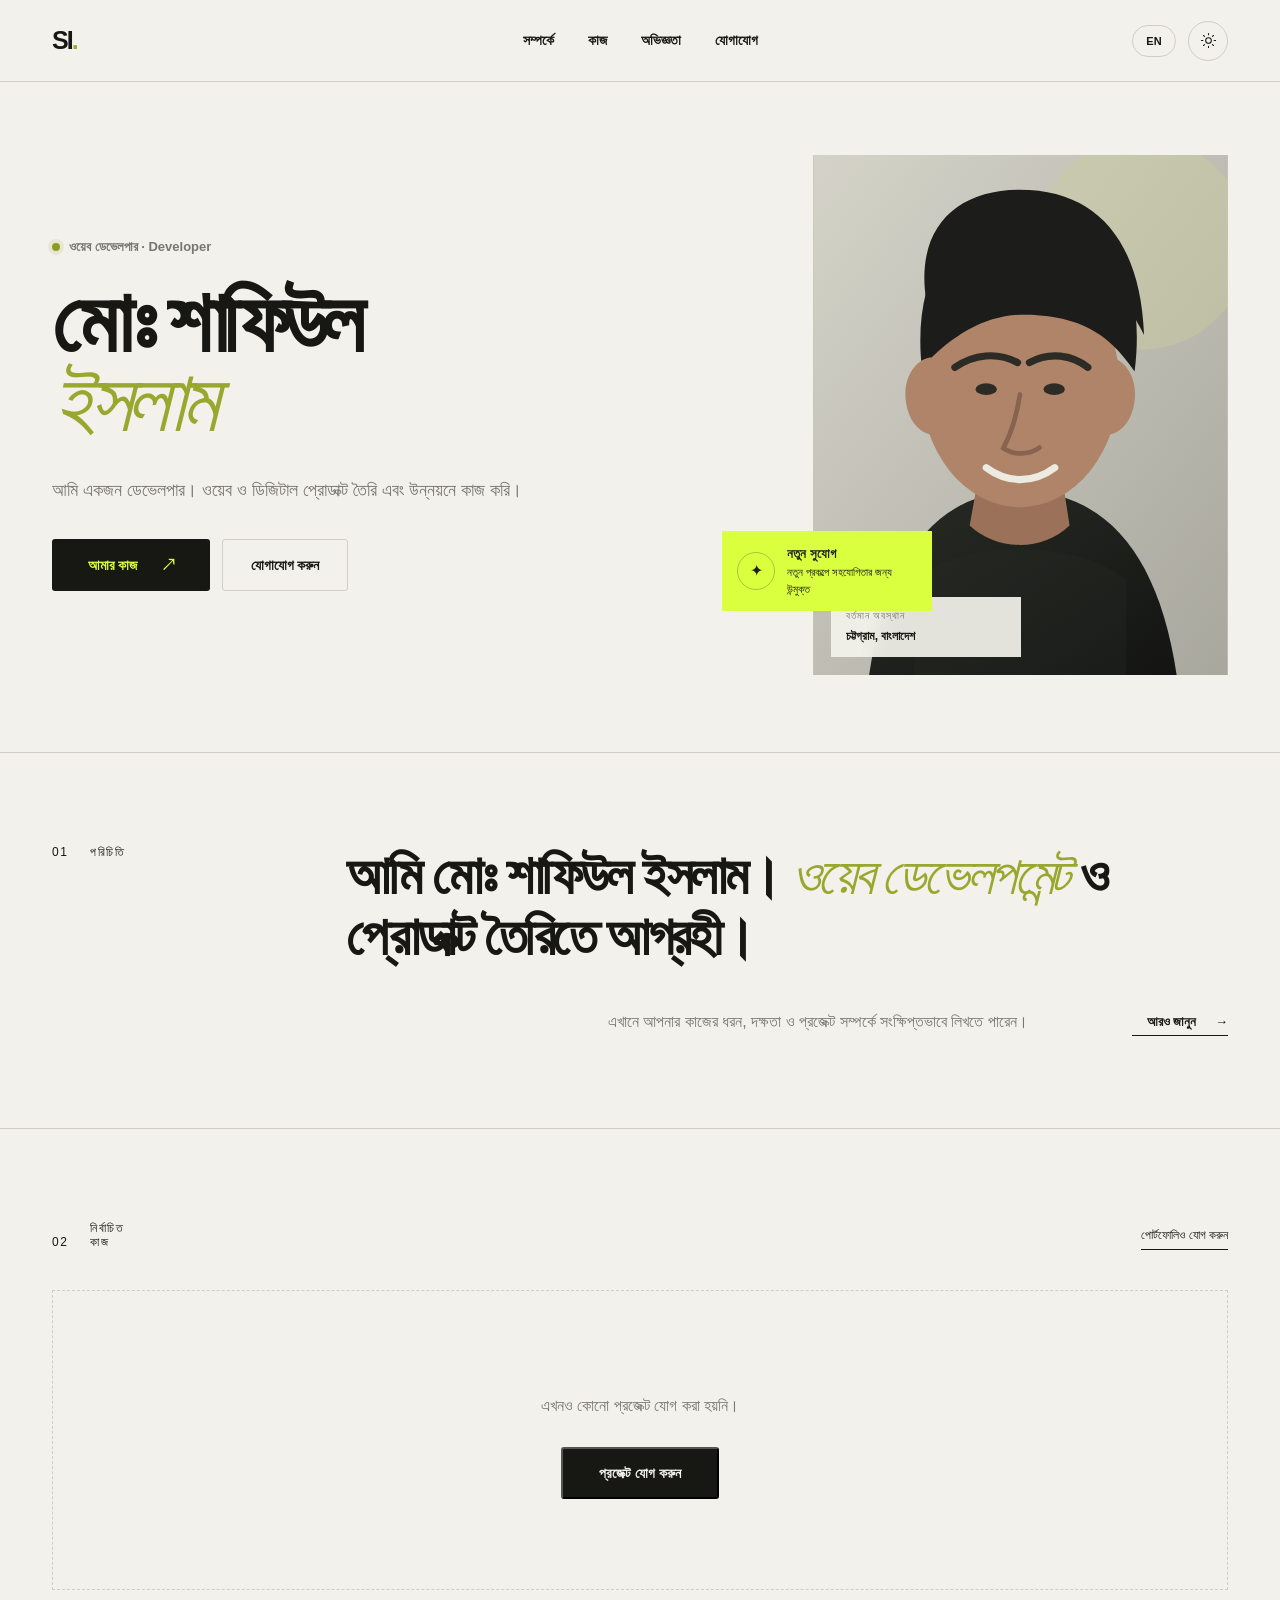
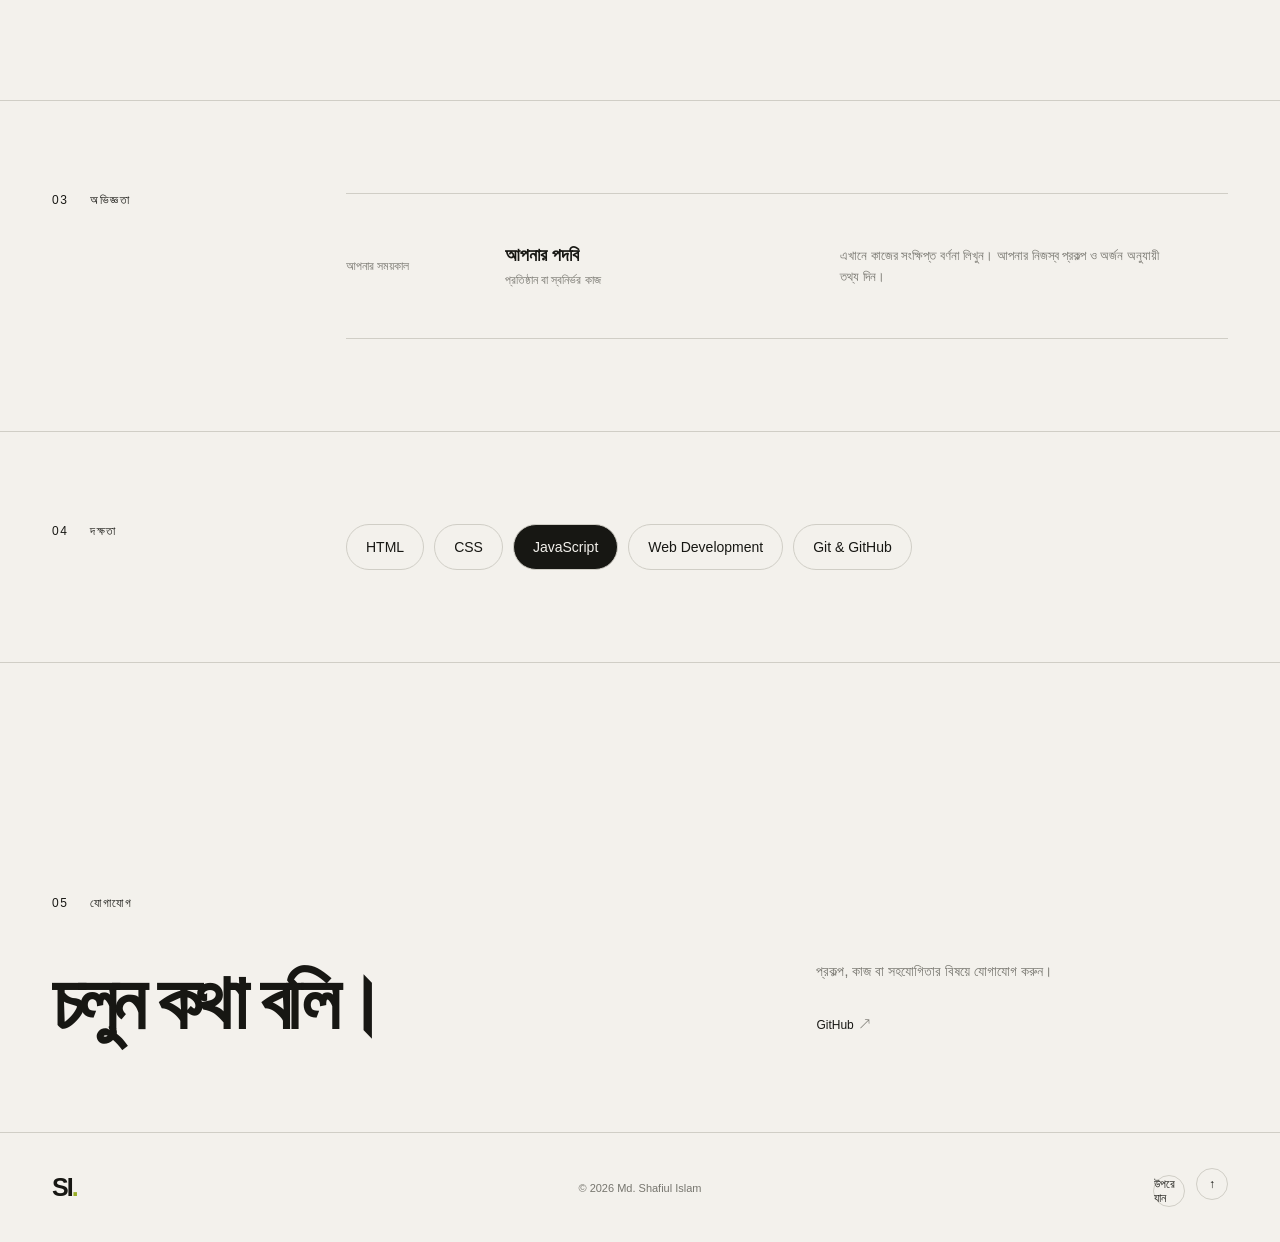
<file: index.html>
<!doctype html>
<html lang="bn">
<head>
  <meta charset="UTF-8">
  <meta name="viewport" content="width=device-width, initial-scale=1.0">
  <meta name="description" content="মোঃ শাফিউল ইসলামের ব্যক্তিগত ওয়েবসাইট ও প্রজেক্ট।">
  <meta property="og:title" content="মোঃ শাফিউল ইসলাম">
  <meta property="og:description" content="Developer — মোঃ শাফিউল ইসলাম">
  <meta property="og:type" content="website">
  <meta name="theme-color" content="#f4f2ed">
  <title>মোঃ শাফিউল ইসলাম | Developer</title>
  <link rel="stylesheet" href="style.css">
</head>
<body>
  <header class="site-header">
    <a class="brand" href="#home" aria-label="হোম">SI<span>.</span></a>
    <button class="menu-toggle" type="button" aria-label="মেনু খুলুন" aria-expanded="false">
      <span></span><span></span>
    </button>
    <nav class="nav" aria-label="প্রধান নেভিগেশন">
      <a href="#about" data-i18n="navAbout">সম্পর্কে</a>
      <a href="#work" data-i18n="navWork">কাজ</a>
      <a href="#experience" data-i18n="navExperience">অভিজ্ঞতা</a>
      <a href="#contact" data-i18n="navContact">যোগাযোগ</a>
    </nav>
    <button class="language-toggle" type="button" aria-label="Change language">EN</button>
    <button class="theme-toggle" type="button" aria-label="ডার্ক মোড চালু করুন">
      <svg class="sun" viewBox="0 0 24 24" aria-hidden="true"><circle cx="12" cy="12" r="4"/><path d="M12 2v2M12 20v2M4.93 4.93l1.42 1.42M17.65 17.65l1.42 1.42M2 12h2M20 12h2M4.93 19.07l1.42-1.42M17.65 6.35l1.42-1.42"/></svg>
    </button>
  </header>

  <main>
    <section class="hero" id="home">
      <div class="hero-copy">
        <p class="eyebrow"><span class="status-dot"></span><span data-i18n="eyebrow">ওয়েব ডেভেলপার · Developer</span></p>
        <h1 data-i18n="heroTitle">মোঃ শাফিউল<br><em>ইসলাম</em></h1>
        <p class="hero-text" data-i18n="heroText">আমি একজন ডেভেলপার। ওয়েব ও ডিজিটাল প্রোডাক্ট তৈরি এবং উন্নয়নে কাজ করি।</p>
        <div class="hero-actions">
          <a class="button button-primary" href="#work"><span data-i18n="viewWork">আমার কাজ</span> <span>↗</span></a>
          <a class="button button-secondary" href="#contact" data-i18n="contactMe">যোগাযোগ করুন</a>
        </div>
      </div>

      <div class="hero-visual" aria-label="শফিউল ইসলাম">
        <div class="portrait-wrap">
          <img src="portrait.svg" alt="শফিউল ইসলাম" fetchpriority="high">
          <div class="portrait-label">
            <span>বর্তমান অবস্থান</span>
            <strong>চট্টগ্রাম, বাংলাদেশ</strong>
          </div>
        </div>
        <div class="availability-card">
          <span class="availability-icon">✦</span>
          <p><strong>নতুন সুযোগ</strong><br>নতুন প্রকল্পে সহযোগিতার জন্য উন্মুক্ত</p>
        </div>
      </div>
    </section>

    <section class="intro strip" id="about">
      <div class="section-label"><span>01</span><span data-i18n="sectionAbout">পরিচিতি</span></div>
      <div class="intro-copy">
        <h2 data-i18n="aboutHeading">আমি মোঃ শাফিউল ইসলাম। <em>ওয়েব ডেভেলপমেন্ট</em> ও প্রোডাক্ট তৈরিতে আগ্রহী।</h2>
        <div class="intro-details">
          <p data-i18n="aboutText">এখানে আমার কাজের ধরন, দক্ষতা ও প্রজেক্ট সম্পর্কে সংক্ষিপ্তভাবে লিখতে পারেন।</p>
          <a class="text-link" href="#experience"><span data-i18n="learnMore">আরও জানুন</span> <span>→</span></a>
        </div>
      </div>
    </section>

    <section class="work strip" id="work">
      <div class="section-heading">
        <div class="section-label"><span>02</span><span data-i18n="sectionWork">নির্বাচিত কাজ</span></div>
        <button class="manage-projects" type="button" id="manageProjects" data-i18n="manageProjects">পোর্টফোলিও যোগ করুন</button>
      </div>
      <div class="project-grid" id="projectGrid"></div>
      <div class="empty-projects" id="emptyProjects">
        <p data-i18n="emptyProjects">এখনও কোনো প্রজেক্ট যোগ করা হয়নি।</p>
        <button type="button" class="button button-primary" id="addFirstProject" data-i18n="addProject">প্রজেক্ট যোগ করুন</button>
      </div>
    </section>

    <section class="experience strip" id="experience">
      <div class="section-label"><span>03</span><span data-i18n="sectionExperience">অভিজ্ঞতা</span></div>
      <div class="experience-list">
        <article>
          <p class="period" data-i18n="experiencePeriod">আপনার সময়কাল</p>
          <div><h3 data-i18n="experienceRole">আপনার পদবি</h3><p data-i18n="experienceOrg">প্রতিষ্ঠান বা স্বনির্ভর কাজ</p></div>
          <p class="detail" data-i18n="experienceDetail">এখানে কাজের সংক্ষিপ্ত বর্ণনা লিখুন। আপনার নিজস্ব প্রকল্প ও অর্জন অনুযায়ী তথ্য দিন।</p>
        </article>
      </div>
    </section>

    <section class="skills strip">
      <div class="section-label"><span>04</span><span data-i18n="sectionSkills">দক্ষতা</span></div>
      <div class="skill-cloud" aria-label="দক্ষতার তালিকা">
        <span>HTML</span>
        <span>CSS</span>
        <span>JavaScript</span>
        <span>Web Development</span>
        <span>Git & GitHub</span>
      </div>
    </section>

    <section class="contact strip" id="contact">
      <div class="contact-copy">
        <p class="section-label"><span>05</span><span data-i18n="sectionContact">যোগাযোগ</span></p>
        <h2 data-i18n="contactHeading">চলুন কথা বলি।</h2>
      </div>
      <div class="contact-side">
        <p data-i18n="contactText">প্রকল্প, কাজ বা সহযোগিতার বিষয়ে যোগাযোগ করুন।</p>
        <div class="social-links">
          <a href="https://github.com/shafiul-eng" target="_blank" rel="noreferrer">GitHub <span>↗</span></a>
        </div>
      </div>
    </section>
  </main>

  <footer>
    <a class="brand" href="#home">SI<span>.</span></a>
    <p>© 2026 Md. Shafiul Islam</p>
    <a class="back-to-top" href="#home"><span data-i18n="backTop">উপরে যান</span> <span>↑</span></a>
  </footer>

  <dialog class="project-dialog" id="projectDialog">
    <form id="projectForm" novalidate>
      <div class="dialog-header">
        <div>
          <p class="dialog-kicker" data-i18n="portfolioManager">পোর্টফোলিও ম্যানেজার</p>
          <h2 data-i18n="addProject">প্রজেক্ট যোগ করুন</h2>
        </div>
        <button type="button" class="dialog-close" id="closeDialog" aria-label="বন্ধ করুন">×</button>
      </div>
      <div class="form-grid">
        <label><span data-i18n="projectTitle">প্রজেক্টের নাম</span><input name="title" required maxlength="80"></label>
        <label><span data-i18n="projectCategory">ক্যাটাগরি</span><input name="category" maxlength="80"></label>
        <label class="full"><span data-i18n="projectDescription">সংক্ষিপ্ত বিবরণ</span><textarea name="description" rows="4" maxlength="400"></textarea></label>
        <label class="full"><span data-i18n="projectUrl">লাইভ লিংক বা GitHub URL</span><input name="url" type="url" placeholder="https://"></label>
        <label class="full upload-field"><span data-i18n="projectImage">প্রজেক্টের ছবি</span><input name="image" type="file" accept="image/png,image/jpeg,image/webp"></label>
      </div>
      <p class="form-error" id="formError" role="alert"></p>
      <div class="dialog-actions">
        <button type="button" class="button button-secondary" id="exportProjects" data-i18n="exportProjects">Export JSON</button>
        <label class="button button-secondary import-button"><span data-i18n="importProjects">Import JSON</span><input id="importProjects" type="file" accept=".json,application/json"></label>
        <button type="submit" class="button button-primary" data-i18n="saveProject">সেভ করুন</button>
      </div>
    </form>
  </dialog>

  <script src="script.js"></script>
</body>
</html>
</file>
<file: style.css>
:root {
  --bg: #f3f1ec;
  --surface: #e9e6de;
  --text: #171713;
  --muted: #77766f;
  --line: #d0cec6;
  --accent: #daff3f;
  --accent-dark: #20221a;
  --serif: "Noto Serif Bengali", Georgia, serif;
  --sans: "DM Sans", "Manrope", sans-serif;
}

* { box-sizing: border-box; }
[hidden] { display: none !important; }
html { scroll-behavior: smooth; }
body {
  margin: 0;
  background: var(--bg);
  color: var(--text);
  font-family: var(--sans);
  -webkit-font-smoothing: antialiased;
  transition: background .25s, color .25s;
}
body.dark {
  --bg: #171813;
  --surface: #23251e;
  --text: #f1f0e9;
  --muted: #aaa99f;
  --line: #3a3c33;
  --accent-dark: #dbff45;
}
a { color: inherit; text-decoration: none; }
button { font: inherit; }

.site-header {
  height: 82px;
  max-width: 1440px;
  margin: 0 auto;
  padding: 0 52px;
  display: grid;
  grid-template-columns: 1fr auto 1fr;
  align-items: center;
  border-bottom: 1px solid var(--line);
}
.brand { font-family: "Manrope", sans-serif; font-size: 25px; font-weight: 800; letter-spacing: -2px; }
.brand span { color: #98ae25; }
.nav { display: flex; gap: 34px; font-size: 14px; font-weight: 600; }
.nav a { position: relative; }
.nav a::after { content: ""; position: absolute; left: 0; right: 100%; bottom: -7px; height: 1px; background: currentColor; transition: right .2s; }
.nav a:hover::after { right: 0; }
.theme-toggle {
  justify-self: end;
  width: 40px; height: 40px;
  border: 1px solid var(--line); border-radius: 50%;
  background: transparent; color: var(--text);
  display: grid; place-items: center; cursor: pointer;
}
.theme-toggle svg { width: 17px; fill: none; stroke: currentColor; stroke-width: 1.5; stroke-linecap: round; }
.menu-toggle { display: none; }

.hero {
  max-width: 1440px;
  min-height: 670px;
  margin: 0 auto;
  padding: 54px 52px 58px;
  display: grid;
  grid-template-columns: 57% 43%;
  align-items: center;
}
.hero-copy { padding-right: 44px; }
.eyebrow { display: flex; align-items: center; gap: 9px; margin: 0 0 28px; color: var(--muted); font-size: 13px; font-weight: 600; }
.status-dot { width: 8px; height: 8px; border-radius: 50%; background: #8a9e25; box-shadow: 0 0 0 4px rgba(138,158,37,.12); }
.hero h1 {
  margin: 0;
  font-family: "Manrope", sans-serif;
  font-size: clamp(64px, 6.7vw, 104px);
  line-height: .92;
  letter-spacing: -7px;
  font-weight: 600;
}
.hero h1 em, .intro h2 em, .contact h2 em { font-family: var(--serif); font-weight: 500; }
.hero h1 em { color: #98a82e; }
.hero-text { max-width: 530px; margin: 32px 0 34px; color: var(--muted); font-size: 18px; line-height: 1.7; }
.hero-actions { display: flex; gap: 12px; }
.button { height: 52px; padding: 0 22px; border-radius: 3px; display: inline-flex; align-items: center; justify-content: center; gap: 26px; font-size: 14px; font-weight: 700; }
.button-primary { background: var(--text); color: var(--bg); min-width: 158px; }
.button-primary span { color: var(--accent); }
.button-secondary { border: 1px solid var(--line); min-width: 126px; }

.hero-visual { height: 520px; position: relative; }
.portrait-wrap { position: absolute; width: 82%; height: 100%; right: 0; overflow: hidden; background: #c9c4b8; }
.portrait-wrap img { width: 100%; height: 100%; object-fit: cover; object-position: 50% 30%; filter: saturate(.82) contrast(.96); }
.portrait-label { position: absolute; left: 18px; bottom: 18px; width: 190px; padding: 13px 15px; background: rgba(245,243,236,.92); color: #171713; backdrop-filter: blur(8px); }
.portrait-label span { display: block; margin-bottom: 4px; color: #77766f; font-size: 10px; text-transform: uppercase; letter-spacing: 1px; }
.portrait-label strong { font-size: 12px; }
.availability-card { position: absolute; left: 0; bottom: 64px; width: 210px; min-height: 78px; background: var(--accent); color: #20221a; display: flex; align-items: center; gap: 12px; padding: 13px 15px; z-index: 2; }
.availability-icon { width: 38px; height: 38px; flex: 0 0 auto; border: 1px solid rgba(32,34,26,.25); border-radius: 50%; display: grid; place-items: center; }
.availability-card p { margin: 0; font-size: 11px; line-height: 1.55; }
.availability-card strong { font-size: 13px; }

.strip { max-width: 1440px; margin: 0 auto; border-top: 1px solid var(--line); padding: 92px 52px; }
.section-label { color: var(--muted); font-size: 12px; text-transform: uppercase; letter-spacing: 1.5px; }
.section-label span { display: inline-block; width: 38px; color: var(--text); }
.intro { display: grid; grid-template-columns: 25% 75%; }
.intro-copy h2 { max-width: 900px; margin: 0; font-family: "Manrope", sans-serif; font-size: clamp(38px, 4.2vw, 62px); line-height: 1.12; letter-spacing: -3px; }
.intro-copy h2 em { color: #98a82e; }
.intro-details { max-width: 620px; margin: 42px 0 0 auto; display: grid; grid-template-columns: 1fr auto; gap: 40px; align-items: end; }
.intro-details p { margin: 0; color: var(--muted); line-height: 1.75; }
.text-link { font-size: 13px; font-weight: 700; white-space: nowrap; border-bottom: 1px solid var(--text); padding-bottom: 5px; }
.text-link span { margin-left: 15px; }

.work { padding-bottom: 110px; }
.section-heading { display: flex; justify-content: space-between; margin-bottom: 40px; }
.section-heading p { margin: 0; color: var(--muted); font-size: 12px; }
.project-grid { display: grid; grid-template-columns: 1fr 1fr; gap: 64px 24px; }
.project-featured { grid-column: 1 / -1; }
.project-image { height: 390px; display: block; position: relative; overflow: hidden; background: var(--surface); }
.project-featured .project-image { height: 560px; }
.project-arrow { position: absolute; right: 18px; top: 18px; width: 44px; height: 44px; border-radius: 50%; background: var(--bg); display: grid; place-items: center; opacity: 0; transform: translateY(8px); transition: .25s; }
.project-image:hover .project-arrow { opacity: 1; transform: none; }
.project-meta { display: flex; justify-content: space-between; align-items: flex-end; padding-top: 16px; }
.project-meta p { margin: 0 0 5px; color: var(--muted); font-size: 11px; text-transform: uppercase; letter-spacing: .7px; }
.project-meta h3 { margin: 0; font-family: "Manrope", sans-serif; font-size: 23px; }
.project-result { text-align: right; text-transform: none !important; letter-spacing: 0 !important; }
.project-result strong { display: block; color: var(--text); font-size: 18px; }

.mockup { width: 100%; height: 100%; }
.mockup-finova { display: grid; grid-template-columns: 18% 82%; padding: 70px 100px 0; background: #d8e4df; }
.mockup-sidebar { background: #19261f; border-radius: 12px 0 0 0; padding: 30px 20px; display: flex; flex-direction: column; gap: 22px; }
.mockup-sidebar span { width: 28px; height: 28px; border-radius: 50%; background: #d8e4df; margin-bottom: 28px; }
.mockup-sidebar i { width: 70%; height: 5px; border-radius: 4px; background: #66736d; }
.mockup-main { background: #f6f7f4; border-radius: 0 12px 0 0; padding: 26px 32px; }
.mockup-top { height: 44px; display: flex; justify-content: space-between; border-bottom: 1px solid #ddd; font-size: 12px; }
.balance-card { margin-top: 30px; width: 62%; height: 210px; background: #fff; border: 1px solid #e5e7e2; border-radius: 8px; padding: 24px; }
.balance-card small { display: block; color: #777; }
.balance-card strong { display: block; margin-top: 8px; font-size: 24px; }
.mini-chart { height: 105px; display: flex; align-items: end; gap: 9px; border-bottom: 1px solid #ddd; }
.mini-chart i { flex: 1; background: #91a99d; border-radius: 4px 4px 0 0; }
.mini-chart i:nth-child(1){height:30%}.mini-chart i:nth-child(2){height:52%}.mini-chart i:nth-child(3){height:42%}.mini-chart i:nth-child(4){height:75%}.mini-chart i:nth-child(5){height:60%}.mini-chart i:nth-child(6){height:88%}
.mockup-nexus { background: #20245b; color: #d6d99d; padding: 28px; }
.nexus-nav { display:flex; justify-content:space-between; border-bottom:1px solid rgba(255,255,255,.18); padding-bottom:18px; font-size:10px; }
.nexus-nav i { width:25px;height:25px;border:1px solid rgba(255,255,255,.25);border-radius:50%;display:inline-grid;place-items:center;font-style:normal; }
.nexus-content { position:relative;height:calc(100% - 44px); padding:55px 32px; font-family:"Manrope",sans-serif; }
.nexus-content small { display:block;letter-spacing:2px;margin-bottom:12px; }
.nexus-content strong { font-size:52px;line-height:.95;letter-spacing:-3px; }
.nexus-orb { position:absolute;width:210px;height:210px;border-radius:50%;right:8%;bottom:-15%;background:linear-gradient(135deg,#f5b0a6,#f3f17d);box-shadow:0 0 60px rgba(245,176,166,.25); }
.mockup-ora { background: #c8d2ef; display:flex; align-items:center; justify-content:center; gap:30px; }
.ora-phone { width:180px;height:330px;border:7px solid #151515;border-radius:34px;background:linear-gradient(#7a9bba,#eac7b1);box-shadow:0 25px 40px rgba(40,50,70,.25);padding:45px 18px 18px;color:#fff;position:relative; }
.phone-speaker { position:absolute;top:13px;left:62px;width:50px;height:5px;border-radius:5px;background:#1b1b1b; }
.ora-phone small{display:block;font-size:10px}.ora-phone strong{font-size:58px}.ora-phone sup{font-size:20px}.ora-forecast{position:absolute;bottom:20px;left:18px;right:18px;height:75px;display:flex;gap:8px}.ora-forecast i{flex:1;border-radius:14px;background:rgba(255,255,255,.25)}
.ora-copy { font-size:11px;letter-spacing:2px;line-height:1.8 }.ora-copy b{display:block;margin-top:8px;font-size:21px;letter-spacing:-1px }

.experience { display: grid; grid-template-columns: 25% 75%; }
.experience-list { border-top: 1px solid var(--line); }
.experience-list article { min-height: 145px; display: grid; grid-template-columns: 18% 38% 44%; align-items: center; border-bottom: 1px solid var(--line); }
.experience-list .period { color: var(--muted); font-size: 12px; }
.experience-list h3 { margin: 0 0 7px; font-family: "Manrope", sans-serif; font-size: 18px; }
.experience-list div p { margin: 0; color: var(--muted); font-size: 12px; }
.experience-list .detail { max-width: 330px; margin: 0; color: var(--muted); line-height: 1.65; font-size: 13px; }

.skills { display: grid; grid-template-columns: 25% 75%; }
.skill-cloud { display:flex; flex-wrap:wrap; gap:10px; }
.skill-cloud span { border:1px solid var(--line); border-radius:30px; padding:14px 19px; font-size:14px; }
.skill-cloud span:nth-child(3n) { background:var(--text);color:var(--bg); }

.contact { min-height: 470px; display:grid;grid-template-columns:65% 35%;align-items:end; }
.contact h2 { margin:55px 0 0;font-family:"Manrope",sans-serif;font-size:clamp(52px,6vw,84px);line-height:.98;letter-spacing:-5px; }
.contact h2 em { color:#98a82e; }
.contact-side { padding-bottom:8px; }
.contact-side > p { max-width:390px;color:var(--muted);line-height:1.7;font-size:14px;margin:0 0 35px; }
.email-link { display:flex;justify-content:space-between;align-items:center;border-bottom:1px solid var(--text);padding:14px 0 16px;font-size:20px;font-weight:600 }
.email-link b { width:38px;height:38px;border:1px solid var(--line);border-radius:50%;display:grid;place-items:center;font-size:16px }
.social-links { display:flex;gap:22px;margin-top:26px;font-size:12px }
.social-links span { color:var(--muted);margin-left:3px }

footer { max-width:1440px;height:110px;margin:0 auto;padding:0 52px;border-top:1px solid var(--line);display:grid;grid-template-columns:1fr auto 1fr;align-items:center }
footer p { color:var(--muted);font-size:11px }
.back-to-top { justify-self:end;font-size:12px }.back-to-top span{display:inline-grid;place-items:center;width:32px;height:32px;margin-left:8px;border:1px solid var(--line);border-radius:50% }

.language-toggle {
  position: absolute;
  right: 104px;
  width: 44px;
  height: 32px;
  border: 1px solid var(--line);
  border-radius: 20px;
  background: transparent;
  color: var(--text);
  font-size: 11px;
  font-weight: 700;
  cursor: pointer;
}
.manage-projects {
  border: 0;
  border-bottom: 1px solid var(--text);
  background: transparent;
  color: var(--text);
  padding: 7px 0;
  font-size: 12px;
  cursor: pointer;
}
.empty-projects {
  min-height: 300px;
  border: 1px dashed var(--line);
  display: grid;
  place-content: center;
  justify-items: center;
  gap: 16px;
  color: var(--muted);
  text-align: center;
}
.project-upload {
  background: var(--surface);
}
.project-upload img {
  width: 100%;
  height: 100%;
  object-fit: cover;
}
.project-placeholder {
  width: 100%;
  height: 100%;
  display: grid;
  place-items: center;
  background:
    linear-gradient(135deg, transparent 48%, rgba(255,255,255,.12) 49%, rgba(255,255,255,.12) 51%, transparent 52%),
    var(--surface);
}
.project-placeholder span {
  width: 110px;
  height: 110px;
  border: 1px solid var(--line);
  border-radius: 50%;
  display: grid;
  place-items: center;
  font-size: 28px;
  font-weight: 800;
  letter-spacing: -3px;
}
.delete-project {
  border: 0;
  background: transparent;
  color: var(--muted);
  font-size: 11px;
  cursor: pointer;
  text-decoration: underline;
  text-underline-offset: 4px;
}
.project-description {
  max-width: 600px;
  margin: 12px 0 0;
  color: var(--muted);
  line-height: 1.65;
  font-size: 14px;
}
.project-dialog {
  width: min(680px, calc(100% - 32px));
  border: 1px solid var(--line);
  border-radius: 6px;
  background: var(--bg);
  color: var(--text);
  padding: 0;
  box-shadow: 0 24px 80px rgba(0,0,0,.22);
}
.project-dialog::backdrop {
  background: rgba(20,20,16,.55);
  backdrop-filter: blur(4px);
}
.project-dialog form {
  padding: 28px;
}
.dialog-header {
  display: flex;
  justify-content: space-between;
  align-items: flex-start;
  margin-bottom: 24px;
}
.dialog-header h2 {
  margin: 4px 0 0;
  font-family: "Manrope", sans-serif;
  font-size: 28px;
}
.dialog-kicker {
  margin: 0;
  color: var(--muted);
  font-size: 11px;
  text-transform: uppercase;
  letter-spacing: 1px;
}
.dialog-close {
  width: 38px;
  height: 38px;
  border: 1px solid var(--line);
  border-radius: 50%;
  background: transparent;
  color: var(--text);
  font-size: 22px;
  cursor: pointer;
}
.form-grid {
  display: grid;
  grid-template-columns: 1fr 1fr;
  gap: 16px;
}
.form-grid label {
  display: grid;
  gap: 8px;
  color: var(--muted);
  font-size: 12px;
}
.form-grid .full {
  grid-column: 1 / -1;
}
.form-grid input,
.form-grid textarea {
  width: 100%;
  border: 1px solid var(--line);
  border-radius: 3px;
  background: var(--surface);
  color: var(--text);
  padding: 12px;
  font: inherit;
  outline: none;
}
.form-grid input:focus,
.form-grid textarea:focus {
  border-color: var(--text);
}
.form-error {
  min-height: 20px;
  color: #b64d45;
  font-size: 12px;
}
.dialog-actions {
  display: flex;
  justify-content: flex-end;
  gap: 8px;
  margin-top: 8px;
}
.import-button {
  cursor: pointer;
  position: relative;
  overflow: hidden;
  border: 1px solid var(--line);
  background: transparent;
}
.import-button input {
  position: absolute;
  inset: 0;
  opacity: 0;
  cursor: pointer;
}

@media (max-width: 900px) {
  .site-header { height:70px;padding:0 24px;grid-template-columns:1fr auto auto;gap:12px }
  .language-toggle { position:static;order:2;width:42px;height:32px }
  .nav { display:none;position:absolute;z-index:20;top:70px;left:0;right:0;background:var(--bg);border-bottom:1px solid var(--line);padding:22px 24px }
  .nav.open { display:flex }
  .menu-toggle { display:flex;order:2;width:40px;height:40px;border:0;background:transparent;flex-direction:column;justify-content:center;align-items:center;gap:5px }
  .menu-toggle span { width:18px;height:1px;background:var(--text) }
  .theme-toggle { order:3 }
  .hero { min-height:auto;padding:48px 24px 60px;grid-template-columns:1fr }
  .hero-copy { padding:0 }
  .hero h1 { font-size:clamp(54px,15vw,82px);letter-spacing:-5px }
  .hero-text { font-size:16px }
  .hero-visual { height:500px;margin-top:55px }
  .portrait-wrap { width:88% }
  .strip { padding:68px 24px }
  .intro,.experience,.skills { grid-template-columns:1fr;gap:38px }
  .intro-details { margin:32px 0 0 }
  .project-grid { grid-template-columns:1fr }
  .project-featured { grid-column:auto }
  .project-featured .project-image,.project-image { height:430px }
  .experience-list article { grid-template-columns:25% 75%;padding:24px 0 }
  .experience-list .detail { grid-column:2;max-width:none;margin-top:12px }
  .contact { grid-template-columns:1fr;gap:55px }
  .form-grid { grid-template-columns:1fr }
  .form-grid .full { grid-column:auto }
  .dialog-actions { flex-wrap:wrap }
  .dialog-actions .button { flex:1 }
  footer { height:100px;padding:0 24px }
}

@media (max-width: 560px) {
  .hero h1 { font-size:51px;letter-spacing:-4px }
  .hero-actions { width:100% }
  .button { flex:1;padding:0 12px }
  .hero-visual { height:420px }
  .portrait-wrap { width:92% }
  .availability-card { bottom:25px;width:190px }
  .strip { padding-top:58px;padding-bottom:58px }
  .intro-copy h2 { font-size:38px;letter-spacing:-2px }
  .intro-details { grid-template-columns:1fr }
  .text-link { width:max-content }
  .project-featured .project-image,.project-image { height:300px }
  .mockup-finova { padding:35px 30px 0;grid-template-columns:22% 78% }
  .mockup-sidebar { padding:20px 12px }
  .mockup-main { padding:18px }
  .balance-card { width:85%;height:170px }
  .nexus-content strong { font-size:38px }
  .nexus-orb { width:150px;height:150px }
  .mockup-ora { gap:15px }
  .ora-phone { width:150px;height:280px }
  .ora-copy b { font-size:16px }
  .project-meta { align-items:flex-start }
  .experience-list article { grid-template-columns:1fr }
  .experience-list .detail { grid-column:1 }
  .contact h2 { font-size:50px;letter-spacing:-3px }
  .email-link { font-size:16px }
  .social-links { flex-wrap:wrap }
  footer { grid-template-columns:1fr 1fr }
  footer p { display:none }
}
</file>
